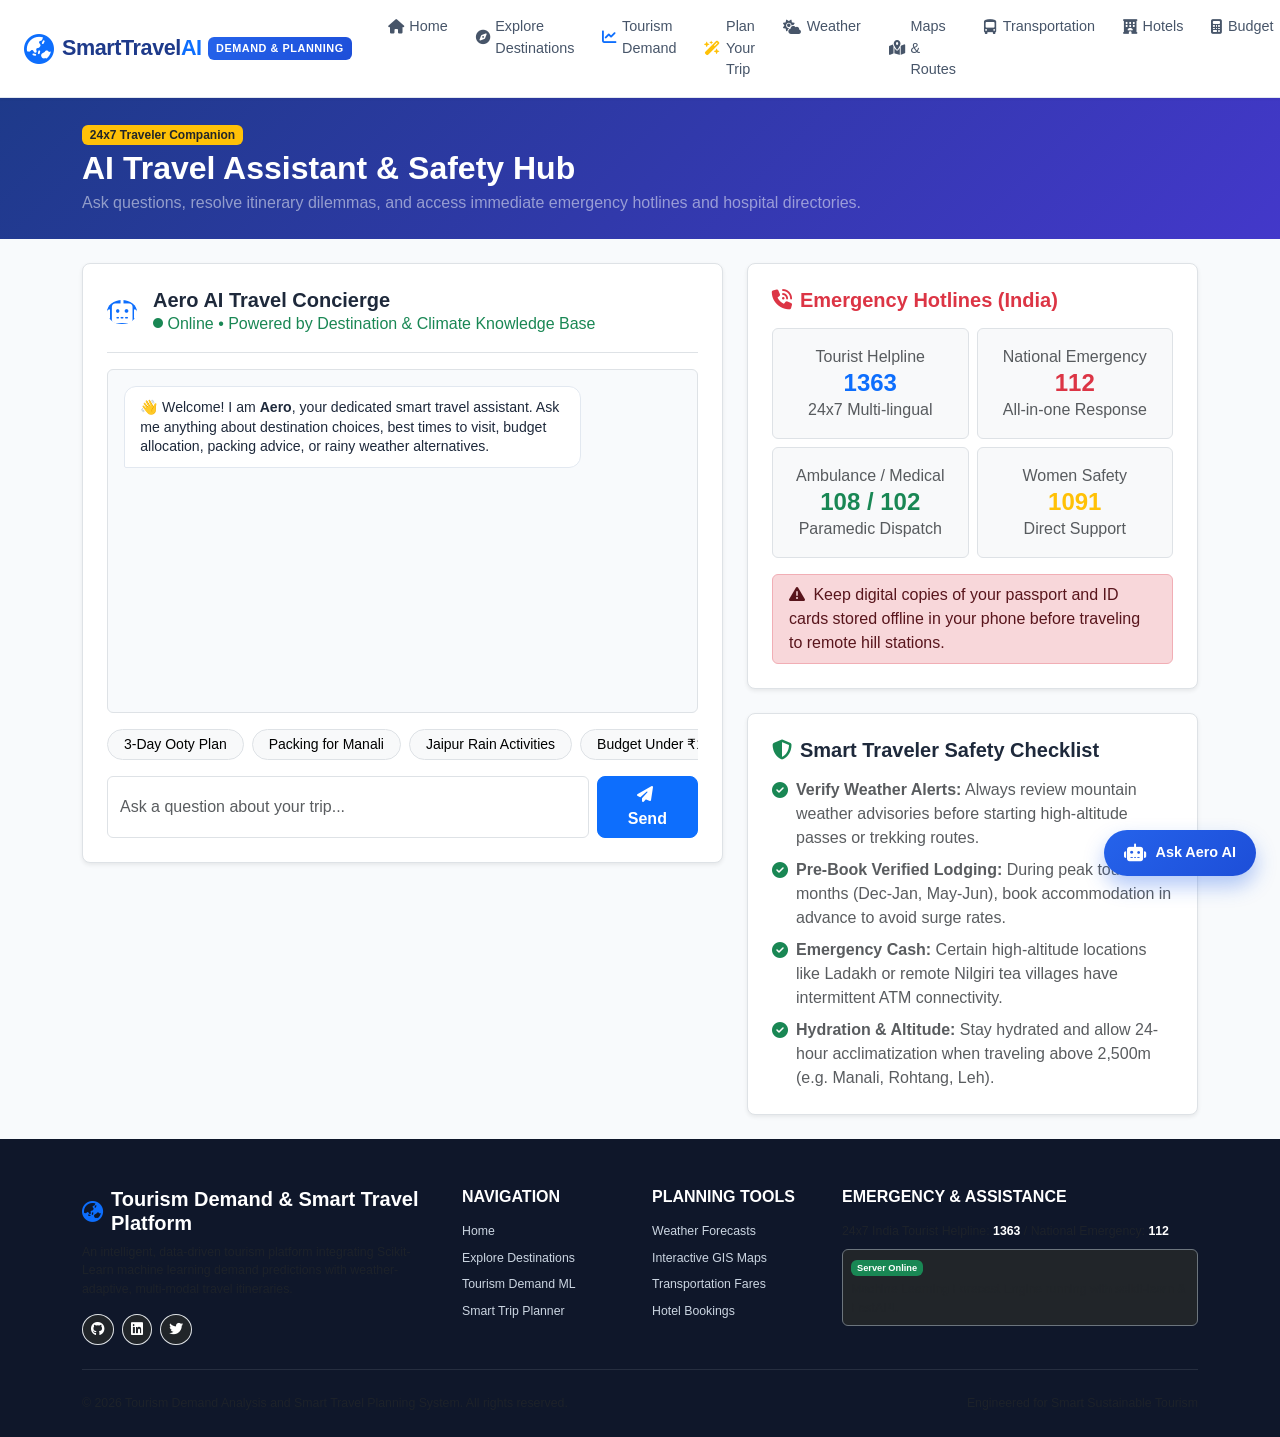
<file: frontend/assistant.html>
<!DOCTYPE html>
<html lang="en">
<head>
  <meta charset="UTF-8">
  <meta name="viewport" content="width=device-width, initial-scale=1.0">
  <title>AI Travel Assistant & Safety Directory | TourisMetrics AI</title>
  <link href="https://cdn.jsdelivr.net/npm/bootstrap@5.3.3/dist/css/bootstrap.min.css" rel="stylesheet">
  <link rel="stylesheet" href="https://cdnjs.cloudflare.com/ajax/libs/font-awesome/6.5.2/css/all.min.css">
  <link rel="stylesheet" href="css/style.css">
</head>
<body>

  <div id="global-navbar"></div>

  <!-- Header Banner -->
  <section class="bg-primary text-white py-4" style="background: linear-gradient(135deg, #1e3a8a 0%, #4338ca 100%);">
    <div class="container">
      <div class="d-flex justify-content-between align-items-center flex-wrap gap-2">
        <div>
          <span class="badge bg-warning text-dark mb-1 fw-bold">24x7 Traveler Companion</span>
          <h2 class="fw-bold mb-1">AI Travel Assistant & Safety Hub</h2>
          <p class="text-white-50 mb-0">Ask questions, resolve itinerary dilemmas, and access immediate emergency hotlines and hospital directories.</p>
        </div>
      </div>
    </div>
  </section>

  <main class="container my-4">

    <div class="row g-4">
      
      <!-- Left Column: Full-screen AI Assistant Chat -->
      <div class="col-lg-7">
        <div class="p-4 bg-white border rounded-3 shadow-sm d-flex flex-column" style="height: 600px;">
          <div class="d-flex align-items-center gap-3 border-bottom pb-3 mb-3">
            <div class="metric-icon-box bg-primary text-white rounded-circle">
              <i class="fa-solid fa-robot fa-xl"></i>
            </div>
            <div>
              <h5 class="fw-bold mb-0">Aero AI Travel Concierge</h5>
              <span class="text-success fs-7"><i class="fa-solid fa-circle fa-2xs"></i> Online • Powered by Destination & Climate Knowledge Base</span>
            </div>
          </div>

          <!-- Chat messages area -->
          <div id="page-chat-messages" class="chat-messages rounded border mb-3 flex-grow-1 p-3">
            <div class="msg-bubble msg-ai">
              👋 Welcome! I am <strong>Aero</strong>, your dedicated smart travel assistant. Ask me anything about destination choices, best times to visit, budget allocation, packing advice, or rainy weather alternatives.
            </div>
          </div>

          <!-- Quick prompts -->
          <div class="d-flex gap-2 overflow-x-auto pb-2 mb-2" style="white-space: nowrap;">
            <button class="btn btn-sm btn-light border rounded-pill px-3 fs-7" onclick="sendPageQuickPrompt('What is the best 3-day plan for Ooty?')">
              3-Day Ooty Plan
            </button>
            <button class="btn btn-sm btn-light border rounded-pill px-3 fs-7" onclick="sendPageQuickPrompt('What should I pack for Manali snow in winter?')">
              Packing for Manali
            </button>
            <button class="btn btn-sm btn-light border rounded-pill px-3 fs-7" onclick="sendPageQuickPrompt('Indoor activities in Jaipur if it rains?')">
              Jaipur Rain Activities
            </button>
            <button class="btn btn-sm btn-light border rounded-pill px-3 fs-7" onclick="sendPageQuickPrompt('How can I plan a budget trip under ₹10,000?')">
              Budget Under ₹10,000
            </button>
          </div>

          <!-- Input Bar -->
          <div class="d-flex gap-2">
            <input type="text" id="page-chat-input" class="form-control" placeholder="Ask a question about your trip..." onkeypress="handlePageChatEnter(event)">
            <button class="btn btn-primary px-4 rounded-3 fw-bold" onclick="sendPageChatMessage()">
              <i class="fa-solid fa-paper-plane me-1"></i> Send
            </button>
          </div>
        </div>
      </div>

      <!-- Right Column: Emergency & Travel Safety Directory -->
      <div class="col-lg-5">
        
        <!-- Emergency Contacts Card -->
        <div class="p-4 bg-white border rounded-3 shadow-sm mb-4">
          <h5 class="fw-bold mb-3 text-danger"><i class="fa-solid fa-phone-volume me-2"></i>Emergency Hotlines (India)</h5>
          
          <div class="row g-2 mb-3">
            <div class="col-6">
              <div class="p-3 bg-light rounded border text-center">
                <span class="text-muted fs-7 d-block">Tourist Helpline</span>
                <h4 class="fw-bold text-primary mb-0">1363</h4>
                <span class="fs-7 text-muted">24x7 Multi-lingual</span>
              </div>
            </div>
            <div class="col-6">
              <div class="p-3 bg-light rounded border text-center">
                <span class="text-muted fs-7 d-block">National Emergency</span>
                <h4 class="fw-bold text-danger mb-0">112</h4>
                <span class="fs-7 text-muted">All-in-one Response</span>
              </div>
            </div>
            <div class="col-6">
              <div class="p-3 bg-light rounded border text-center">
                <span class="text-muted fs-7 d-block">Ambulance / Medical</span>
                <h4 class="fw-bold text-success mb-0">108 / 102</h4>
                <span class="fs-7 text-muted">Paramedic Dispatch</span>
              </div>
            </div>
            <div class="col-6">
              <div class="p-3 bg-light rounded border text-center">
                <span class="text-muted fs-7 d-block">Women Safety</span>
                <h4 class="fw-bold text-warning mb-0">1091</h4>
                <span class="fs-7 text-muted">Direct Support</span>
              </div>
            </div>
          </div>

          <div class="alert alert-danger fs-7 py-2 px-3 mb-0">
            <i class="fa-solid fa-triangle-exclamation me-1"></i> Keep digital copies of your passport and ID cards stored offline in your phone before traveling to remote hill stations.
          </div>
        </div>

        <!-- Travel Safety Checklist -->
        <div class="p-4 bg-white border rounded-3 shadow-sm">
          <h5 class="fw-bold mb-3"><i class="fa-solid fa-shield-halved text-success me-2"></i>Smart Traveler Safety Checklist</h5>
          <ul class="list-unstyled mb-0 d-flex flex-column gap-2 fs-7 text-muted">
            <li class="d-flex align-items-start gap-2">
              <i class="fa-solid fa-circle-check text-success mt-1"></i>
              <span><strong>Verify Weather Alerts:</strong> Always review mountain weather advisories before starting high-altitude passes or trekking routes.</span>
            </li>
            <li class="d-flex align-items-start gap-2">
              <i class="fa-solid fa-circle-check text-success mt-1"></i>
              <span><strong>Pre-Book Verified Lodging:</strong> During peak tourist months (Dec-Jan, May-Jun), book accommodation in advance to avoid surge rates.</span>
            </li>
            <li class="d-flex align-items-start gap-2">
              <i class="fa-solid fa-circle-check text-success mt-1"></i>
              <span><strong>Emergency Cash:</strong> Certain high-altitude locations like Ladakh or remote Nilgiri tea villages have intermittent ATM connectivity.</span>
            </li>
            <li class="d-flex align-items-start gap-2">
              <i class="fa-solid fa-circle-check text-success mt-1"></i>
              <span><strong>Hydration & Altitude:</strong> Stay hydrated and allow 24-hour acclimatization when traveling above 2,500m (e.g. Manali, Rohtang, Leh).</span>
            </li>
          </ul>
        </div>

      </div>

    </div>

  </main>

  <div id="global-footer"></div>

  <script src="https://cdn.jsdelivr.net/npm/bootstrap@5.3.3/dist/js/bootstrap.bundle.min.js"></script>
  <script src="js/main.js"></script>
  <script>
    renderGlobalNav("assistant");

    function sendPageQuickPrompt(txt) {
      document.getElementById("page-chat-input").value = txt;
      sendPageChatMessage();
    }

    function handlePageChatEnter(e) {
      if (e.key === "Enter") sendPageChatMessage();
    }

    async function sendPageChatMessage() {
      const inp = document.getElementById("page-chat-input");
      const msg = inp.value.trim();
      if (!msg) return;

      inp.value = "";
      const container = document.getElementById("page-chat-messages");

      // User Bubble
      const userDiv = document.createElement("div");
      userDiv.className = "msg-bubble msg-user";
      userDiv.textContent = msg;
      container.appendChild(userDiv);
      container.scrollTop = container.scrollHeight;

      // AI Placeholder
      const aiDiv = document.createElement("div");
      aiDiv.className = "msg-bubble msg-ai";
      aiDiv.innerHTML = `<i class="fa-solid fa-spinner fa-spin me-1"></i> Aero is researching your answer...`;
      container.appendChild(aiDiv);
      container.scrollTop = container.scrollHeight;

      try {
        const res = await fetch(`${API_BASE}/api/assistant/chat`, {
          method: "POST",
          headers: { "Content-Type": "application/json" },
          body: JSON.stringify({ message: msg })
        });
        const data = await res.json();
        aiDiv.innerHTML = data.reply;
      } catch (e) {
        aiDiv.innerHTML = "Sorry, unable to connect to the knowledge engine right now.";
      }
      container.scrollTop = container.scrollHeight;
    }
  </script>
</body>
</html>
</file>
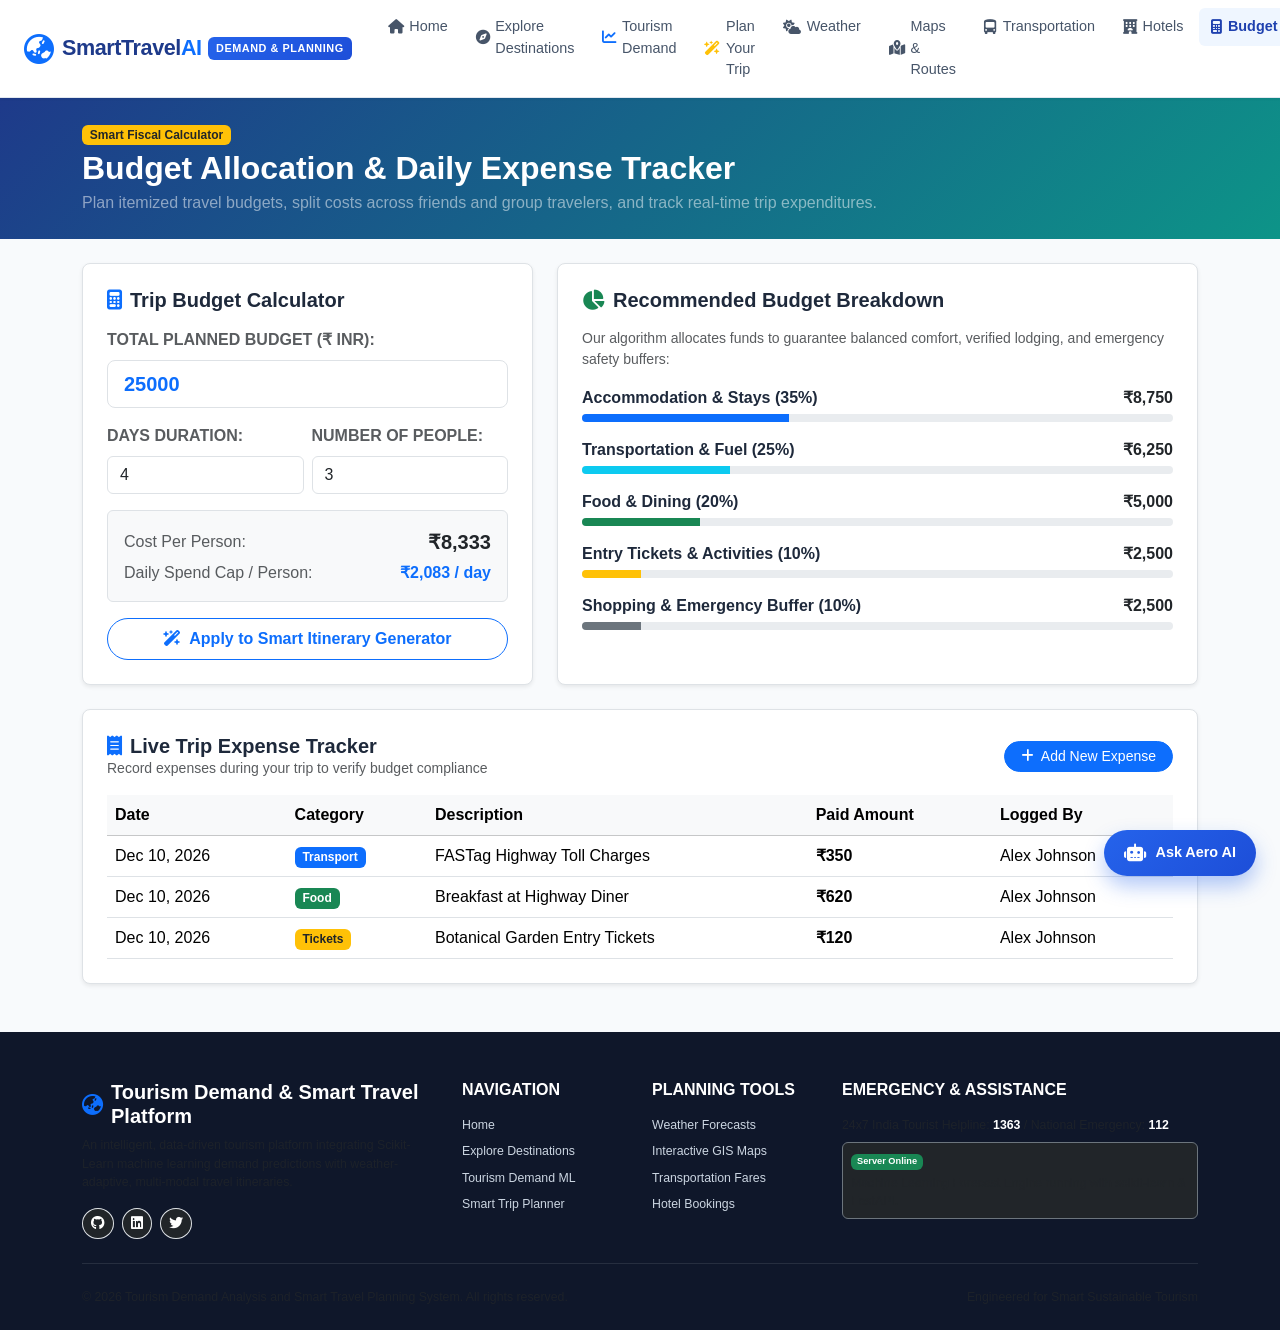
<file: frontend/budget.html>
<!DOCTYPE html>
<html lang="en">
<head>
  <meta charset="UTF-8">
  <meta name="viewport" content="width=device-width, initial-scale=1.0">
  <title>Budget & Expense Planner | TourisMetrics AI</title>
  <link href="https://cdn.jsdelivr.net/npm/bootstrap@5.3.3/dist/css/bootstrap.min.css" rel="stylesheet">
  <link rel="stylesheet" href="https://cdnjs.cloudflare.com/ajax/libs/font-awesome/6.5.2/css/all.min.css">
  <link rel="stylesheet" href="css/style.css">
</head>
<body>

  <div id="global-navbar"></div>

  <!-- Header Banner -->
  <section class="bg-primary text-white py-4" style="background: linear-gradient(135deg, #1e3a8a 0%, #0d9488 100%);">
    <div class="container">
      <span class="badge bg-warning text-dark mb-1 fw-bold">Smart Fiscal Calculator</span>
      <h2 class="fw-bold mb-1">Budget Allocation & Daily Expense Tracker</h2>
      <p class="text-white-50 mb-0">Plan itemized travel budgets, split costs across friends and group travelers, and track real-time trip expenditures.</p>
    </div>
  </section>

  <main class="container my-4">

    <!-- Row 1: Calculator & Allocation -->
    <div class="row g-4 mb-4">
      <div class="col-lg-5">
        <div class="p-4 bg-white border rounded-3 shadow-sm h-100">
          <h5 class="fw-bold mb-3"><i class="fa-solid fa-calculator text-primary me-2"></i>Trip Budget Calculator</h5>
          
          <div class="mb-3">
            <label class="form-label fs-7 fw-bold text-muted text-uppercase">Total Planned Budget (₹ INR):</label>
            <input type="number" id="calc-total-budget" class="form-control form-control-lg fw-bold text-primary" value="25000" step="1000" oninput="recalculateBudget()">
          </div>

          <div class="row g-2 mb-3">
            <div class="col-6">
              <label class="form-label fs-7 fw-bold text-muted text-uppercase">Days Duration:</label>
              <input type="number" id="calc-days" class="form-control" value="4" min="1" max="30" oninput="recalculateBudget()">
            </div>
            <div class="col-6">
              <label class="form-label fs-7 fw-bold text-muted text-uppercase">Number of People:</label>
              <input type="number" id="calc-people" class="form-control" value="3" min="1" max="20" oninput="recalculateBudget()">
            </div>
          </div>

          <div class="p-3 bg-light rounded border mb-3">
            <div class="d-flex justify-content-between align-items-center mb-1">
              <span class="text-muted fs-7">Cost Per Person:</span>
              <strong class="fs-5 text-dark" id="calc-per-person">₹8,333</strong>
            </div>
            <div class="d-flex justify-content-between align-items-center">
              <span class="text-muted fs-7">Daily Spend Cap / Person:</span>
              <strong class="fs-6 text-primary" id="calc-daily-cap">₹2,083 / day</strong>
            </div>
          </div>

          <a href="trip_planner.html" class="btn btn-outline-primary rounded-pill w-100 py-2 fs-7 fw-bold">
            <i class="fa-solid fa-wand-magic-sparkles me-1"></i> Apply to Smart Itinerary Generator
          </a>
        </div>
      </div>

      <div class="col-lg-7">
        <div class="p-4 bg-white border rounded-3 shadow-sm h-100">
          <h5 class="fw-bold mb-3"><i class="fa-solid fa-pie-chart text-success me-2"></i>Recommended Budget Breakdown</h5>
          <p class="text-muted small">Our algorithm allocates funds to guarantee balanced comfort, verified lodging, and emergency safety buffers:</p>
          
          <div id="allocation-bars-container">
            <!-- Dynamic allocation items -->
          </div>
        </div>
      </div>
    </div>

    <!-- Row 2: Live Expense Tracker -->
    <div class="p-4 bg-white border rounded-3 shadow-sm mb-4">
      <div class="d-flex justify-content-between align-items-center mb-3 flex-wrap gap-2">
        <div>
          <h5 class="fw-bold mb-0"><i class="fa-solid fa-receipt text-primary me-2"></i>Live Trip Expense Tracker</h5>
          <p class="text-muted small mb-0">Record expenses during your trip to verify budget compliance</p>
        </div>
        <button class="btn btn-sm btn-primary rounded-pill px-3" onclick="showAddExpensePrompt()">
          <i class="fa-solid fa-plus me-1"></i> Add New Expense
        </button>
      </div>

      <div class="table-responsive">
        <table class="table table-hover align-middle fs-7 mb-0">
          <thead class="table-light">
            <tr>
              <th>Date</th>
              <th>Category</th>
              <th>Description</th>
              <th>Paid Amount</th>
              <th>Logged By</th>
            </tr>
          </thead>
          <tbody id="expenses-tbody">
            <tr>
              <td>Dec 10, 2026</td>
              <td><span class="badge bg-primary">Transport</span></td>
              <td>FASTag Highway Toll Charges</td>
              <td><strong>₹350</strong></td>
              <td>Alex Johnson</td>
            </tr>
            <tr>
              <td>Dec 10, 2026</td>
              <td><span class="badge bg-success">Food</span></td>
              <td>Breakfast at Highway Diner</td>
              <td><strong>₹620</strong></td>
              <td>Alex Johnson</td>
            </tr>
            <tr>
              <td>Dec 10, 2026</td>
              <td><span class="badge bg-warning text-dark">Tickets</span></td>
              <td>Botanical Garden Entry Tickets</td>
              <td><strong>₹120</strong></td>
              <td>Alex Johnson</td>
            </tr>
          </tbody>
        </table>
      </div>
    </div>

  </main>

  <div id="global-footer"></div>

  <script src="https://cdn.jsdelivr.net/npm/bootstrap@5.3.3/dist/js/bootstrap.bundle.min.js"></script>
  <script src="js/main.js"></script>
  <script>
    renderGlobalNav("budget");

    function recalculateBudget() {
      const total = parseInt(document.getElementById("calc-total-budget").value) || 20000;
      const days = parseInt(document.getElementById("calc-days").value) || 1;
      const people = parseInt(document.getElementById("calc-people").value) || 1;

      const perPerson = Math.round(total / people);
      const dailyCap = Math.round(perPerson / days);

      document.getElementById("calc-per-person").textContent = `₹${perPerson.toLocaleString()}`;
      document.getElementById("calc-daily-cap").textContent = `₹${dailyCap.toLocaleString()} / day`;

      // Allocations
      const allocations = [
        { name: "Accommodation & Stays (35%)", pct: 35, amount: Math.round(total * 0.35), color: "bg-primary" },
        { name: "Transportation & Fuel (25%)", pct: 25, amount: Math.round(total * 0.25), color: "bg-info" },
        { name: "Food & Dining (20%)", pct: 20, amount: Math.round(total * 0.20), color: "bg-success" },
        { name: "Entry Tickets & Activities (10%)", pct: 10, amount: Math.round(total * 0.10), color: "bg-warning" },
        { name: "Shopping & Emergency Buffer (10%)", pct: 10, amount: Math.round(total * 0.10), color: "bg-secondary" }
      ];

      const c = document.getElementById("allocation-bars-container");
      c.innerHTML = allocations.map(a => `
        <div class="mb-3">
          <div class="d-flex justify-content-between fs-7 mb-1">
            <span class="fw-semibold">${a.name}</span>
            <strong class="text-dark">₹${a.amount.toLocaleString()}</strong>
          </div>
          <div class="progress" style="height: 8px;">
            <div class="progress-bar ${a.color}" style="width: ${a.pct}%;"></div>
          </div>
        </div>
      `).join("");
    }

    function showAddExpensePrompt() {
      const desc = prompt("Enter expense item description (e.g. Taxi to Doddabetta):");
      if (!desc) return;
      const amt = prompt("Enter amount in ₹ (e.g. 450):");
      if (!amt || isNaN(amt)) return;

      const tbody = document.getElementById("expenses-tbody");
      const tr = document.createElement("tr");
      tr.innerHTML = `
        <td>${new Date().toLocaleDateString()}</td>
        <td><span class="badge bg-primary">Activity</span></td>
        <td>${desc}</td>
        <td><strong>₹${parseInt(amt).toLocaleString()}</strong></td>
        <td>Alex Johnson</td>
      `;
      tbody.prepend(tr);
      showToast("Expense logged successfully!", "success");
    }

    recalculateBudget();
  </script>
</body>
</html>
</file>
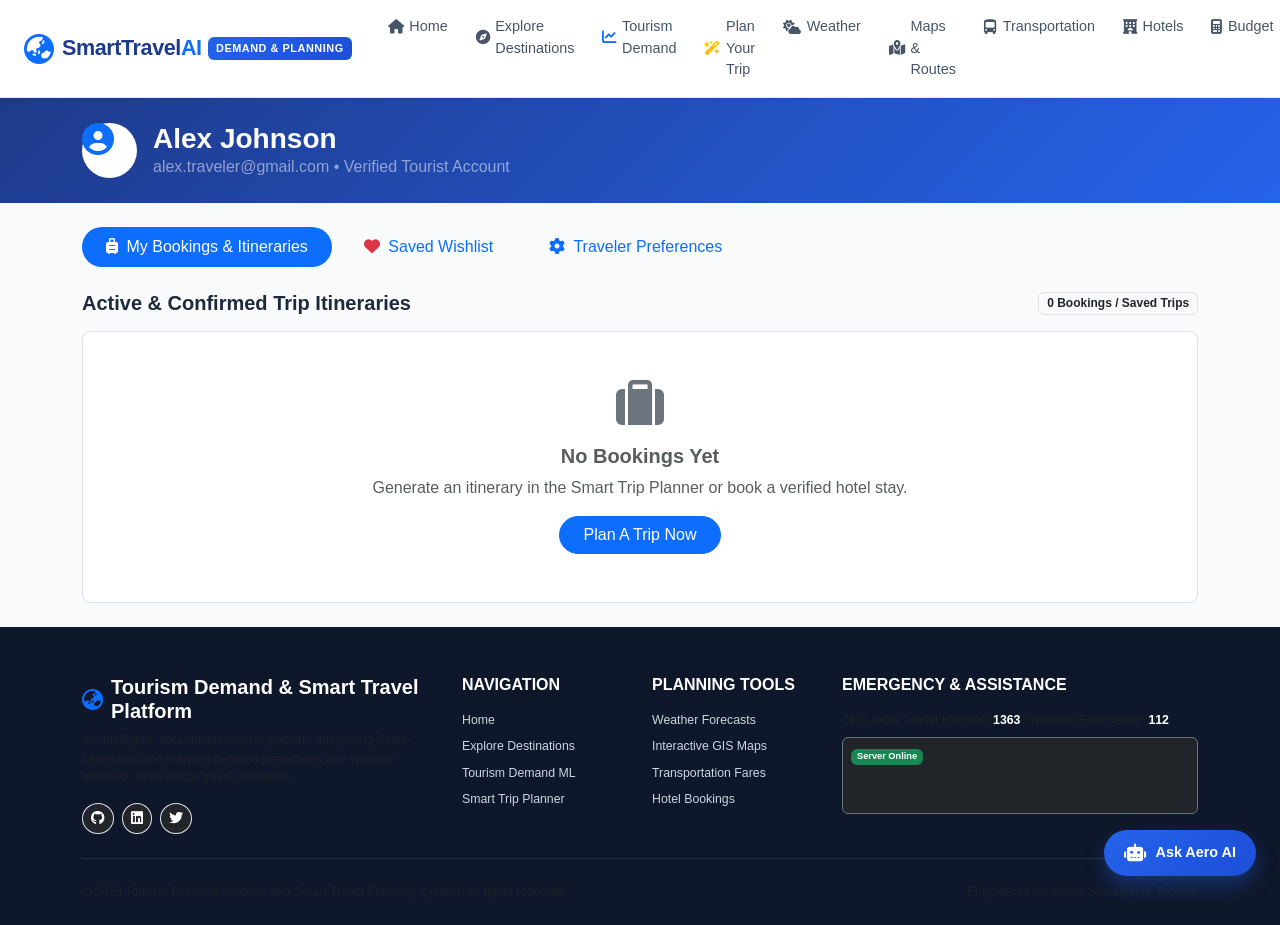
<file: frontend/profile.html>
<!DOCTYPE html>
<html lang="en">
<head>
  <meta charset="UTF-8">
  <meta name="viewport" content="width=device-width, initial-scale=1.0">
  <title>My Bookings & Profile | TourisMetrics AI</title>
  <link href="https://cdn.jsdelivr.net/npm/bootstrap@5.3.3/dist/css/bootstrap.min.css" rel="stylesheet">
  <link rel="stylesheet" href="https://cdnjs.cloudflare.com/ajax/libs/font-awesome/6.5.2/css/all.min.css">
  <link rel="stylesheet" href="css/style.css">
</head>
<body>

  <div id="global-navbar"></div>

  <!-- Header Banner -->
  <section class="bg-primary text-white py-4" style="background: linear-gradient(135deg, #1e3a8a 0%, #2563eb 100%);">
    <div class="container">
      <div class="d-flex align-items-center gap-3">
        <div class="metric-icon-box bg-white text-primary rounded-circle" style="width: 55px; height: 55px;">
          <i class="fa-solid fa-user-circle fa-2x"></i>
        </div>
        <div>
          <h3 class="fw-bold mb-0" id="profile-banner-name">Alex Johnson</h3>
          <p class="text-white-50 mb-0" id="profile-banner-email">alex.traveler@gmail.com • Verified Tourist Account</p>
        </div>
      </div>
    </div>
  </section>

  <main class="container my-4">

    <!-- Profile Nav Tabs -->
    <ul class="nav nav-pills mb-4 gap-2" id="profileTabs">
      <li class="nav-item">
        <button class="nav-link active rounded-pill px-4" data-bs-toggle="pill" data-bs-target="#tab-bookings">
          <i class="fa-solid fa-suitcase-rolling me-1"></i> My Bookings & Itineraries
        </button>
      </li>
      <li class="nav-item">
        <button class="nav-link rounded-pill px-4" data-bs-toggle="pill" data-bs-target="#tab-wishlist">
          <i class="fa-solid fa-heart me-1 text-danger"></i> Saved Wishlist
        </button>
      </li>
      <li class="nav-item">
        <button class="nav-link rounded-pill px-4" data-bs-toggle="pill" data-bs-target="#tab-settings">
          <i class="fa-solid fa-gear me-1"></i> Traveler Preferences
        </button>
      </li>
    </ul>

    <div class="tab-content">
      
      <!-- TAB 1: My Bookings -->
      <div class="tab-pane fade show active" id="tab-bookings">
        <div class="d-flex justify-content-between align-items-center mb-3">
          <h5 class="fw-bold mb-0">Active & Confirmed Trip Itineraries</h5>
          <span class="badge bg-light text-dark border" id="bookings-count-label">0 Bookings Found</span>
        </div>
        <div id="bookings-list-container">
          <!-- Rendered dynamically -->
        </div>
      </div>

      <!-- TAB 2: Wishlist -->
      <div class="tab-pane fade" id="tab-wishlist">
        <div class="d-flex justify-content-between align-items-center mb-3">
          <h5 class="fw-bold mb-0">Saved Favorite Destinations</h5>
          <span class="badge bg-light text-dark border" id="wishlist-count-label">0 Places Saved</span>
        </div>
        <div class="row g-4" id="wishlist-grid-container">
          <!-- Rendered dynamically -->
        </div>
      </div>

      <!-- TAB 3: Preferences & Profile Settings -->
      <div class="tab-pane fade" id="tab-settings">
        <div class="p-4 bg-white border rounded-3 shadow-sm max-w-700">
          <h5 class="fw-bold mb-3"><i class="fa-solid fa-sliders text-primary me-2"></i>Traveler Profile & Safety Preferences</h5>
          <form onsubmit="saveProfileSettings(event)">
            <div class="row g-3 mb-3">
              <div class="col-md-6">
                <label class="form-label fs-7 fw-bold text-muted text-uppercase">Full Name</label>
                <input type="text" id="pref-name" class="form-control" value="Alex Johnson" required>
              </div>
              <div class="col-md-6">
                <label class="form-label fs-7 fw-bold text-muted text-uppercase">Email Address</label>
                <input type="email" id="pref-email" class="form-control" value="alex.traveler@gmail.com" required>
              </div>
              <div class="col-md-6">
                <label class="form-label fs-7 fw-bold text-muted text-uppercase">Home Base City</label>
                <input type="text" id="pref-city" class="form-control" value="Bangalore">
              </div>
              <div class="col-md-6">
                <label class="form-label fs-7 fw-bold text-muted text-uppercase">Emergency Contact Phone</label>
                <input type="text" id="pref-phone" class="form-control" value="+91 98765 43210">
              </div>
              <div class="col-md-6">
                <label class="form-label fs-7 fw-bold text-muted text-uppercase">Preferred Travel Style</label>
                <select id="pref-style" class="form-select">
                  <option value="Relaxed">Relaxed & Leisure</option>
                  <option value="Moderate" selected>Moderate Sightseeing</option>
                  <option value="Packed">Adventure & High Energy</option>
                </select>
              </div>
              <div class="col-md-6">
                <label class="form-label fs-7 fw-bold text-muted text-uppercase">Dietary Preference</label>
                <select id="pref-diet" class="form-select">
                  <option value="Any">All Cuisines</option>
                  <option value="Veg" selected>Pure Vegetarian</option>
                  <option value="Vegan">Vegan</option>
                </select>
              </div>
            </div>
            <button type="submit" class="btn btn-primary rounded-pill px-4 fw-bold">
              <i class="fa-solid fa-check me-1"></i> Save Preferences
            </button>
          </form>
        </div>
      </div>

    </div>

  </main>

  <div id="global-footer"></div>

  <script src="https://cdn.jsdelivr.net/npm/bootstrap@5.3.3/dist/js/bootstrap.bundle.min.js"></script>
  <script src="js/main.js"></script>
  <script>
    renderGlobalNav("bookings");

    function initProfilePage() {
      // Check hash
      if (window.location.hash === "#wishlist") {
        const tabTrigger = new bootstrap.Tab(document.querySelector('[data-bs-target="#tab-wishlist"]'));
        tabTrigger.show();
      }

      loadBookingsList();
      loadWishlistGrid();
    }

    function loadBookingsList() {
      const bookings = TravelState.getBookings();
      document.getElementById("bookings-count-label").textContent = `${bookings.length} Bookings / Saved Trips`;

      const c = document.getElementById("bookings-list-container");
      if (bookings.length === 0) {
        c.innerHTML = `
          <div class="p-5 bg-white rounded-3 border text-center text-muted">
            <i class="fa-solid fa-suitcase fa-3x mb-3 text-secondary"></i>
            <h5 class="fw-bold">No Bookings Yet</h5>
            <p>Generate an itinerary in the Smart Trip Planner or book a verified hotel stay.</p>
            <a href="trip_planner.html" class="btn btn-primary rounded-pill px-4">Plan A Trip Now</a>
          </div>
        `;
        return;
      }

      c.innerHTML = bookings.map((b, idx) => `
        <div class="p-4 bg-white border rounded-3 shadow-sm mb-3 d-flex flex-wrap justify-content-between align-items-center gap-3">
          <div>
            <div class="d-flex align-items-center gap-2 mb-1">
              <span class="badge bg-primary fs-7">${b.type || 'Trip'}</span>
              <span class="badge bg-success bg-opacity-10 text-success border border-success">${b.status || 'Confirmed'}</span>
              <span class="text-muted fs-7">Booking ID: <strong>${b.id}</strong></span>
            </div>
            <h5 class="fw-bold text-dark mb-1">${b.destination || b.hotel}</h5>
            <p class="text-muted fs-7 mb-0">
              ${b.days ? `${b.days} Days • ${b.travelers} Travelers • Hotel: ${b.hotel}` : `Check-In: ${b.check_in} to ${b.check_out} • ${b.rooms} Room(s)`}
            </p>
          </div>
          <div class="text-end">
            <span class="text-muted fs-7 d-block">Estimated Total</span>
            <h4 class="fw-bold text-primary mb-2">₹${b.estimated_total.toLocaleString()}</h4>
            <div class="d-flex gap-2">
              <button class="btn btn-sm btn-outline-secondary rounded-pill px-3" onclick="window.print()">
                <i class="fa-solid fa-print me-1"></i> Print Voucher
              </button>
              <button class="btn btn-sm btn-outline-danger rounded-pill px-3" onclick="deleteBooking(${idx})">
                <i class="fa-solid fa-trash"></i>
              </button>
            </div>
          </div>
        </div>
      `).join("");
    }

    function deleteBooking(idx) {
      if (!confirm("Are you sure you want to remove this trip voucher?")) return;
      let b = TravelState.getBookings();
      b.splice(idx, 1);
      localStorage.setItem("travel_bookings", JSON.stringify(b));
      loadBookingsList();
      TravelState.updateBadges();
      showToast("Booking removed.", "info");
    }

    async function loadWishlistGrid() {
      const wishlistIds = TravelState.getWishlist();
      document.getElementById("wishlist-count-label").textContent = `${wishlistIds.length} Saved Places`;

      const grid = document.getElementById("wishlist-grid-container");
      if (wishlistIds.length === 0) {
        grid.innerHTML = `
          <div class="col-12 text-center py-5 bg-white rounded-3 border">
            <i class="fa-solid fa-heart-crack fa-3x text-muted mb-3"></i>
            <h5 class="fw-bold">Your Wishlist is Empty</h5>
            <p class="text-muted">Click the heart icon on any destination card to save it here for future planning.</p>
            <a href="destinations.html" class="btn btn-primary rounded-pill px-4">Explore Destinations</a>
          </div>
        `;
        return;
      }

      try {
        const res = await fetch(`${API_BASE}/api/destinations`);
        const allDests = await res.json();
        const saved = allDests.filter(d => wishlistIds.includes(d.id));

        grid.innerHTML = saved.map(d => `
          <div class="col-md-6 col-lg-4">
            <div class="travel-card">
              <div class="travel-card-img-wrap">
                <img src="${d.image}" class="travel-card-img">
                <span class="card-badge-top">${d.category}</span>
                <button class="wishlist-btn active" onclick="TravelState.toggleWishlist('${d.id}'); loadWishlistGrid();">
                  <i class="fa-solid fa-heart"></i>
                </button>
              </div>
              <div class="travel-card-body">
                <h5 class="fw-bold mb-1">${d.name}</h5>
                <span class="text-muted fs-7 mb-2 d-block"><i class="fa-solid fa-location-dot text-danger"></i> ${d.state}</span>
                <div class="d-flex justify-content-between align-items-center border-top pt-2 mt-auto">
                  <strong class="text-primary">₹${d.avg_daily_cost.toLocaleString()} / day</strong>
                  <a href="trip_planner.html?dest=${d.id}" class="btn btn-sm btn-primary rounded-pill px-3">Plan Trip</a>
                </div>
              </div>
            </div>
          </div>
        `).join("");
      } catch (e) {
        console.error(e);
      }
    }

    function saveProfileSettings(e) {
      e.preventDefault();
      const user = {
        name: document.getElementById("pref-name").value,
        email: document.getElementById("pref-email").value,
        city: document.getElementById("pref-city").value,
        phone: document.getElementById("pref-phone").value,
        style: document.getElementById("pref-style").value,
        role: "tourist"
      };
      TravelState.setUser(user);
      document.getElementById("profile-banner-name").textContent = user.name;
      document.getElementById("profile-banner-email").textContent = `${user.email} • Verified Tourist Account`;
      showToast("Traveler preferences saved successfully!", "success");
    }

    initProfilePage();
  </script>
</body>
</html>
</file>
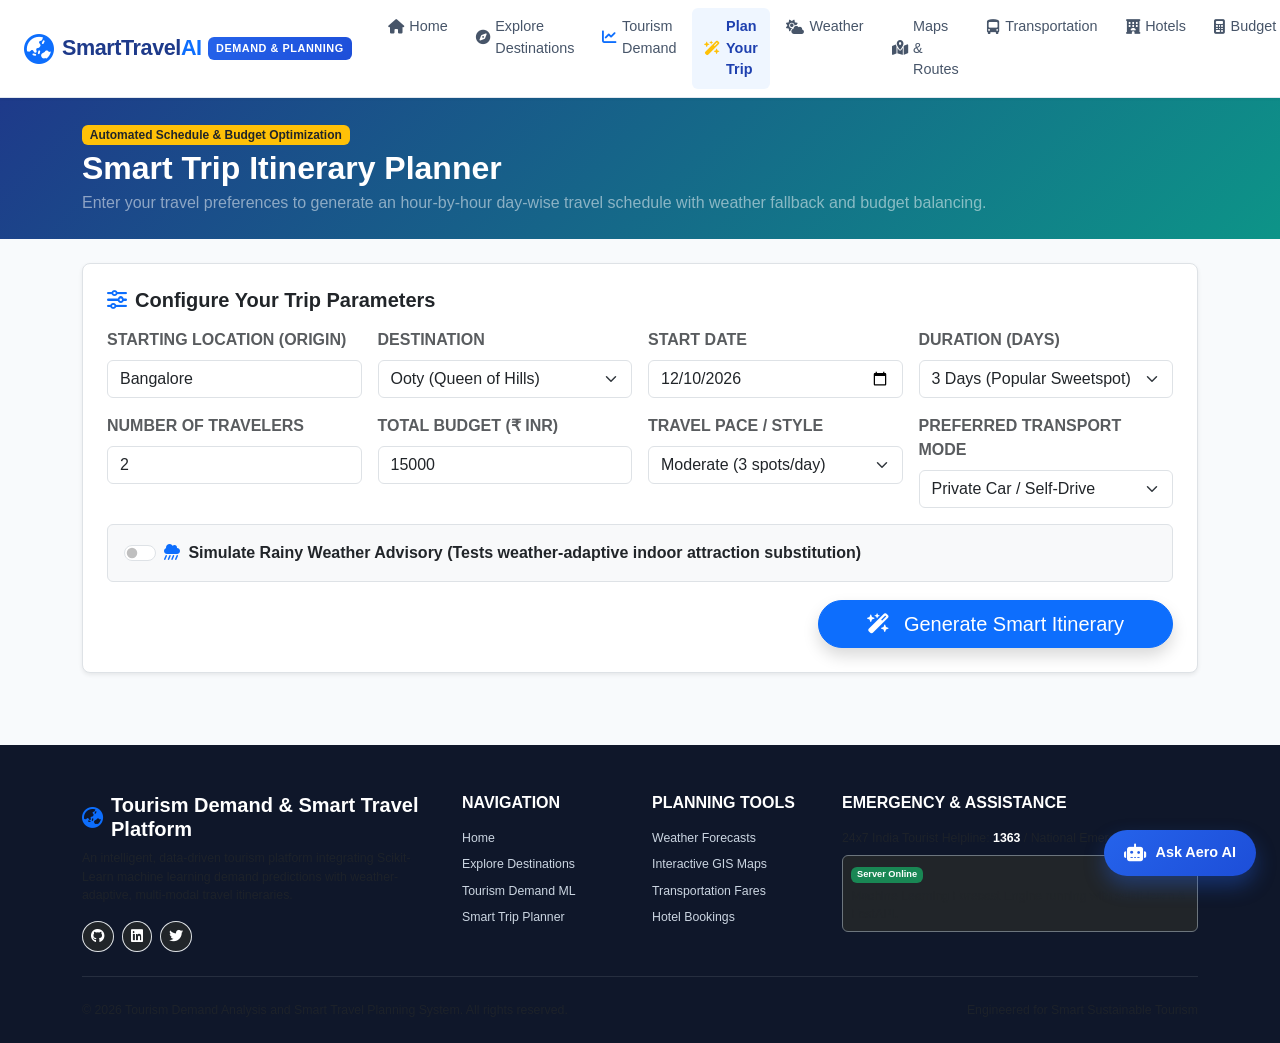
<file: frontend/trip_planner.html>
<!DOCTYPE html>
<html lang="en">
<head>
  <meta charset="UTF-8">
  <meta name="viewport" content="width=device-width, initial-scale=1.0">
  <title>Smart Trip Planner | TourisMetrics AI</title>
  <link href="https://cdn.jsdelivr.net/npm/bootstrap@5.3.3/dist/css/bootstrap.min.css" rel="stylesheet">
  <link rel="stylesheet" href="https://cdnjs.cloudflare.com/ajax/libs/font-awesome/6.5.2/css/all.min.css">
  <link rel="stylesheet" href="css/style.css">
</head>
<body>

  <div id="global-navbar"></div>

  <!-- Header Banner -->
  <section class="bg-primary text-white py-4" style="background: linear-gradient(135deg, #1e3a8a 0%, #0d9488 100%);">
    <div class="container">
      <span class="badge bg-warning text-dark mb-1 fw-bold">Automated Schedule & Budget Optimization</span>
      <h2 class="fw-bold mb-1">Smart Trip Itinerary Planner</h2>
      <p class="text-white-50 mb-0">Enter your travel preferences to generate an hour-by-hour day-wise travel schedule with weather fallback and budget balancing.</p>
    </div>
  </section>

  <main class="container my-4">

    <!-- Planning Wizard Form Card -->
    <div class="p-4 bg-white border rounded-3 shadow-sm mb-5">
      <h5 class="fw-bold mb-3 text-dark"><i class="fa-solid fa-sliders text-primary me-2"></i>Configure Your Trip Parameters</h5>
      <form id="trip-planner-form" onsubmit="handlePlannerSubmit(event)">
        <div class="row g-3">
          <div class="col-md-3">
            <label class="form-label fs-7 fw-bold text-muted text-uppercase">Starting Location (Origin)</label>
            <input type="text" id="plan-origin" class="form-control" value="Bangalore" placeholder="e.g. Bangalore, Delhi" required>
          </div>
          <div class="col-md-3">
            <label class="form-label fs-7 fw-bold text-muted text-uppercase">Destination</label>
            <select id="plan-dest" class="form-select" required>
              <option value="ooty" selected>Ooty (Queen of Hills)</option>
              <option value="manali">Manali (Snow & Adventure)</option>
              <option value="goa">Goa (Beaches & Heritage)</option>
              <option value="jaipur">Jaipur (Palaces & Forts)</option>
              <option value="varanasi">Varanasi (Spiritual Ghats)</option>
              <option value="munnar">Munnar (Tea Plantations)</option>
              <option value="rishikesh">Rishikesh (Rafting & Yoga)</option>
              <option value="andaman">Andaman (Coral Islands)</option>
            </select>
          </div>
          <div class="col-md-3">
            <label class="form-label fs-7 fw-bold text-muted text-uppercase">Start Date</label>
            <input type="date" id="plan-start-date" class="form-control" value="2026-12-10" required>
          </div>
          <div class="col-md-3">
            <label class="form-label fs-7 fw-bold text-muted text-uppercase">Duration (Days)</label>
            <select id="plan-days" class="form-select">
              <option value="2">2 Days (Weekend Getaway)</option>
              <option value="3" selected>3 Days (Popular Sweetspot)</option>
              <option value="4">4 Days (Comprehensive Tour)</option>
              <option value="5">5 Days (Grand Experience)</option>
            </select>
          </div>

          <div class="col-md-3">
            <label class="form-label fs-7 fw-bold text-muted text-uppercase">Number of Travelers</label>
            <input type="number" id="plan-travelers" class="form-control" value="2" min="1" max="10" required>
          </div>
          <div class="col-md-3">
            <label class="form-label fs-7 fw-bold text-muted text-uppercase">Total Budget (₹ INR)</label>
            <input type="number" id="plan-budget" class="form-control" value="15000" min="3000" step="500" required>
          </div>
          <div class="col-md-3">
            <label class="form-label fs-7 fw-bold text-muted text-uppercase">Travel Pace / Style</label>
            <select id="plan-style" class="form-select">
              <option value="Relaxed">Relaxed (2 major spots/day)</option>
              <option value="Moderate" selected>Moderate (3 spots/day)</option>
              <option value="Packed">Packed / Fast-Paced (4 spots/day)</option>
            </select>
          </div>
          <div class="col-md-3">
            <label class="form-label fs-7 fw-bold text-muted text-uppercase">Preferred Transport Mode</label>
            <select id="plan-transport" class="form-select">
              <option value="Car" selected>Private Car / Self-Drive</option>
              <option value="Flight">Flight + Local Taxi</option>
              <option value="Train">Express Train</option>
              <option value="Bus">Luxury AC Sleeper Bus</option>
            </select>
          </div>

          <div class="col-12">
            <div class="form-check form-switch p-3 bg-light rounded border">
              <input class="form-check-input ms-0 me-2" type="checkbox" id="plan-rain-check">
              <label class="form-check-label fw-bold text-dark fs-7" for="plan-rain-check">
                <i class="fa-solid fa-cloud-showers-heavy text-primary me-1"></i> Simulate Rainy Weather Advisory (Tests weather-adaptive indoor attraction substitution)
              </label>
            </div>
          </div>

          <div class="col-12 text-end">
            <button type="submit" id="btn-generate-plan" class="btn btn-primary btn-lg rounded-pill px-5 shadow">
              <i class="fa-solid fa-wand-magic-sparkles me-2"></i> Generate Smart Itinerary
            </button>
          </div>
        </div>
      </form>
    </div>

    <!-- Generated Itinerary Results Section (Initially Hidden) -->
    <div id="itinerary-results-container" class="d-none">

      <!-- Destination Header -->
      <div class="d-flex justify-content-between align-items-center mb-4 flex-wrap gap-2">
        <div>
          <span class="badge bg-success mb-1">Itinerary Ready</span>
          <h3 class="fw-bold mb-0 text-dark" id="itin-dest-name">Ooty (3-Day Journey)</h3>
          <p class="text-muted small mb-0" id="itin-dates-sub">Origin: Bangalore • 2 Travelers</p>
        </div>
        <div class="d-flex gap-2">
          <button class="btn btn-outline-secondary btn-sm rounded-pill px-3" onclick="printItinerary()">
            <i class="fa-solid fa-print me-1"></i> Print / Save PDF
          </button>
          <button class="btn btn-success btn-sm rounded-pill px-3" onclick="saveCurrentItinerary()">
            <i class="fa-solid fa-bookmark me-1"></i> Save to My Bookings
          </button>
        </div>
      </div>

      <!-- Weather Alert Box (Dynamic) -->
      <div id="itin-weather-alert" class="alert alert-warning p-3 rounded-3 shadow-sm mb-4 d-none"></div>

      <!-- Hotel Recommendation -->
      <div id="itin-hotel-box"></div>

      <!-- Main Columns: Day-wise timeline (Left 8) + Budget Breakdown (Right 4) -->
      <div class="row g-4">
        <div class="col-lg-8">
          <h5 class="fw-bold mb-3"><i class="fa-solid fa-calendar-check text-primary me-2"></i>Day-Wise Travel Schedule</h5>
          <div id="itin-days-accordion">
            <!-- Rendered via JS -->
          </div>
        </div>

        <div class="col-lg-4">
          <div class="p-4 bg-white border rounded-3 shadow-sm sticky-top" style="top: 80px;">
            <div class="d-flex justify-content-between align-items-center mb-3">
              <h5 class="fw-bold mb-0"><i class="fa-solid fa-coins text-warning me-2"></i>Estimated Expenses</h5>
              <span id="budget-status-badge" class="badge bg-success">Within Budget</span>
            </div>

            <div class="text-center p-3 rounded-3 bg-light border mb-3">
              <span class="text-muted fs-7 d-block">Estimated Total Trip Cost</span>
              <h3 class="fw-bold text-primary mb-0" id="budget-estimated-total">₹0</h3>
              <span class="text-muted fs-7" id="budget-per-person">₹0 / person</span>
            </div>

            <h6 class="fs-7 fw-bold text-uppercase text-muted mb-2">Itemized Budget Breakdown</h6>
            <div id="budget-breakdown-list" class="mb-4">
              <!-- Rendered via JS -->
            </div>

            <button class="btn btn-primary w-100 py-2 rounded-pill fw-bold" onclick="saveCurrentItinerary()">
              <i class="fa-solid fa-suitcase-rolling me-1"></i> Save Trip to My Bookings
            </button>
          </div>
        </div>
      </div>

    </div>

  </main>

  <div id="global-footer"></div>

  <script src="https://cdn.jsdelivr.net/npm/bootstrap@5.3.3/dist/js/bootstrap.bundle.min.js"></script>
  <script src="js/main.js"></script>
  <script src="js/planner.js"></script>
  <script>
    renderGlobalNav("planner");
    initPlannerPage();
  </script>
</body>
</html>
</file>
<file: frontend/css/style.css>
/* TourisMetrics AI & Smart Travel Planning Platform - Master Stylesheet */
:root {
  --primary: #1e40af;
  --primary-dark: #1e3a8a;
  --primary-light: #3b82f6;
  --secondary: #0d9488;
  --accent: #f59e0b;
  --danger: #ef4444;
  --success: #10b981;
  --dark: #0f172a;
  --light-bg: #f8fafc;
  --card-bg: #ffffff;
  --border-color: #e2e8f0;
  --shadow-sm: 0 1px 3px rgba(0,0,0,0.06);
  --shadow-md: 0 4px 6px -1px rgba(0,0,0,0.08), 0 2px 4px -2px rgba(0,0,0,0.06);
  --shadow-lg: 0 10px 15px -3px rgba(0,0,0,0.1), 0 4px 6px -4px rgba(0,0,0,0.05);
}

* {
  box-sizing: border-box;
}

body {
  font-family: 'Inter', -apple-system, BlinkMacSystemFont, 'Segoe UI', Roboto, sans-serif;
  background-color: var(--light-bg);
  color: #1e293b;
  min-height: 100vh;
  display: flex;
  flex-direction: column;
}

/* Navbar */
.navbar-custom {
  background: rgba(255, 255, 255, 0.95);
  backdrop-filter: blur(10px);
  border-bottom: 1px solid var(--border-color);
  position: sticky;
  top: 0;
  z-index: 1030;
  box-shadow: var(--shadow-sm);
}

.brand-title {
  font-weight: 800;
  font-size: 1.35rem;
  letter-spacing: -0.02em;
  color: var(--primary-dark);
}

.brand-badge {
  background: linear-gradient(135deg, #2563eb, #1d4ed8);
  color: #fff;
  font-size: 0.68rem;
  padding: 0.2rem 0.5rem;
  border-radius: 6px;
  font-weight: 700;
  letter-spacing: 0.05em;
  text-transform: uppercase;
  margin-left: 0.4rem;
}

.nav-link-custom {
  color: #475569;
  font-weight: 500;
  font-size: 0.9rem;
  padding: 0.5rem 0.75rem;
  border-radius: 6px;
  transition: all 0.2s ease;
  display: flex;
  align-items: center;
  gap: 0.35rem;
  text-decoration: none;
}

.nav-link-custom:hover, .nav-link-custom.active {
  color: var(--primary);
  background-color: #eff6ff;
  font-weight: 600;
}

/* Hero Section */
.hero-section {
  position: relative;
  background: linear-gradient(rgba(15, 23, 42, 0.65), rgba(15, 23, 42, 0.75)), url('https://images.unsplash.com/photo-1469854523086-cc02fe5d8800?auto=format&fit=crop&w=1600&q=80') center/cover no-repeat;
  color: #fff;
  padding: 4.5rem 1rem 3.5rem 1rem;
  border-radius: 0 0 24px 24px;
}

.hero-title {
  font-size: 2.75rem;
  font-weight: 800;
  letter-spacing: -0.03em;
  line-height: 1.15;
}

.hero-subtitle {
  font-size: 1.15rem;
  color: #cbd5e1;
  max-width: 680px;
  margin: 0 auto 2rem auto;
}

/* Search Container */
.search-card {
  background: #ffffff;
  border-radius: 16px;
  box-shadow: 0 20px 25px -5px rgba(0, 0, 0, 0.1), 0 8px 10px -6px rgba(0, 0, 0, 0.1);
  padding: 1.5rem;
  max-width: 1080px;
  margin: -2.5rem auto 2.5rem auto;
  position: relative;
  z-index: 10;
  border: 1px solid rgba(226, 232, 240, 0.8);
}

.search-field-label {
  font-size: 0.75rem;
  font-weight: 700;
  text-transform: uppercase;
  color: #64748b;
  letter-spacing: 0.05em;
  margin-bottom: 0.35rem;
  display: flex;
  align-items: center;
  gap: 0.3rem;
}

/* Cards */
.travel-card {
  background: #ffffff;
  border-radius: 14px;
  border: 1px solid var(--border-color);
  overflow: hidden;
  transition: transform 0.25s ease, box-shadow 0.25s ease;
  height: 100%;
  display: flex;
  flex-direction: column;
}

.travel-card:hover {
  transform: translateY(-4px);
  box-shadow: var(--shadow-lg);
}

.travel-card-img-wrap {
  position: relative;
  height: 200px;
  overflow: hidden;
}

.travel-card-img {
  width: 100%;
  height: 100%;
  object-fit: cover;
  transition: transform 0.4s ease;
}

.travel-card:hover .travel-card-img {
  transform: scale(1.05);
}

.card-badge-top {
  position: absolute;
  top: 12px;
  left: 12px;
  background: rgba(15, 23, 42, 0.8);
  backdrop-filter: blur(4px);
  color: white;
  padding: 0.25rem 0.6rem;
  border-radius: 20px;
  font-size: 0.75rem;
  font-weight: 600;
}

.wishlist-btn {
  position: absolute;
  top: 12px;
  right: 12px;
  background: rgba(255, 255, 255, 0.9);
  border: none;
  width: 34px;
  height: 34px;
  border-radius: 50%;
  display: flex;
  align-items: center;
  justify-content: center;
  cursor: pointer;
  color: #64748b;
  transition: all 0.2s;
}

.wishlist-btn:hover, .wishlist-btn.active {
  color: #ef4444;
  background: #fff;
  transform: scale(1.1);
}

.travel-card-body {
  padding: 1.25rem;
  display: flex;
  flex-direction: column;
  flex-grow: 1;
}

/* Category Filter Chips */
.category-chip {
  padding: 0.45rem 1rem;
  border-radius: 25px;
  font-size: 0.82rem;
  font-weight: 600;
  border: 1px solid var(--border-color);
  background: #fff;
  color: #475569;
  cursor: pointer;
  transition: all 0.2s;
  display: inline-flex;
  align-items: center;
  gap: 0.4rem;
  text-decoration: none;
}

.category-chip:hover, .category-chip.active {
  background: var(--primary);
  color: #fff;
  border-color: var(--primary);
}

/* KPI Metric Cards */
.kpi-card {
  background: #ffffff;
  border-radius: 12px;
  border: 1px solid var(--border-color);
  padding: 1.25rem;
  box-shadow: var(--shadow-sm);
  transition: all 0.2s;
}

.kpi-card:hover {
  box-shadow: var(--shadow-md);
}

/* Itinerary Timeline */
.timeline {
  position: relative;
  padding-left: 2rem;
  margin-top: 1rem;
}

.timeline::before {
  content: '';
  position: absolute;
  top: 0;
  bottom: 0;
  left: 9px;
  width: 2px;
  background: #e2e8f0;
}

.timeline-item {
  position: relative;
  margin-bottom: 1.5rem;
}

.timeline-dot {
  position: absolute;
  left: -2rem;
  top: 4px;
  width: 20px;
  height: 20px;
  border-radius: 50%;
  background: var(--primary);
  border: 3px solid #fff;
  box-shadow: 0 0 0 2px var(--primary);
}

.timeline-content {
  background: #fff;
  border: 1px solid var(--border-color);
  border-radius: 12px;
  padding: 1rem;
  box-shadow: var(--shadow-sm);
}

/* Floating AI Chat Assistant Widget */
.floating-assistant-btn {
  position: fixed;
  bottom: 24px;
  right: 24px;
  background: linear-gradient(135deg, #2563eb, #1d4ed8);
  color: #fff;
  border: none;
  border-radius: 50px;
  padding: 0.75rem 1.25rem;
  box-shadow: 0 10px 20px rgba(37, 99, 235, 0.35);
  font-weight: 700;
  font-size: 0.9rem;
  display: flex;
  align-items: center;
  gap: 0.5rem;
  cursor: pointer;
  z-index: 1040;
  transition: all 0.25s;
}

.floating-assistant-btn:hover {
  transform: translateY(-3px) scale(1.02);
  box-shadow: 0 15px 25px rgba(37, 99, 235, 0.45);
}

.chat-drawer {
  position: fixed;
  bottom: 84px;
  right: 24px;
  width: 380px;
  height: 520px;
  background: #fff;
  border-radius: 16px;
  box-shadow: 0 25px 50px -12px rgba(0, 0, 0, 0.25);
  border: 1px solid var(--border-color);
  z-index: 1050;
  display: flex;
  flex-direction: column;
  overflow: hidden;
  transition: all 0.3s cubic-bezier(0.16, 1, 0.3, 1);
}

.chat-drawer.hidden {
  display: none !important;
}

.chat-header {
  background: var(--primary-dark);
  color: #fff;
  padding: 1rem;
  display: flex;
  justify-content: space-between;
  align-items: center;
}

.chat-messages {
  flex-grow: 1;
  padding: 1rem;
  overflow-y: auto;
  background: #f8fafc;
  display: flex;
  flex-direction: column;
  gap: 0.75rem;
}

.msg-bubble {
  max-width: 82%;
  padding: 0.65rem 0.95rem;
  border-radius: 12px;
  font-size: 0.88rem;
  line-height: 1.4;
}

.msg-ai {
  background: #ffffff;
  border: 1px solid #e2e8f0;
  color: #1e293b;
  align-self: flex-start;
  border-bottom-left-radius: 2px;
}

.msg-user {
  background: var(--primary);
  color: #ffffff;
  align-self: flex-end;
  border-bottom-right-radius: 2px;
}

.chat-input-bar {
  padding: 0.75rem;
  background: #fff;
  border-top: 1px solid var(--border-color);
  display: flex;
  gap: 0.5rem;
}

/* Footer */
footer {
  margin-top: auto;
  background: #0f172a;
  color: #94a3b8;
  padding: 3rem 0 1.5rem 0;
  font-size: 0.88rem;
}

footer a {
  color: #cbd5e1;
  text-decoration: none;
  transition: color 0.2s;
}

footer a:hover {
  color: #fff;
}
</file>
